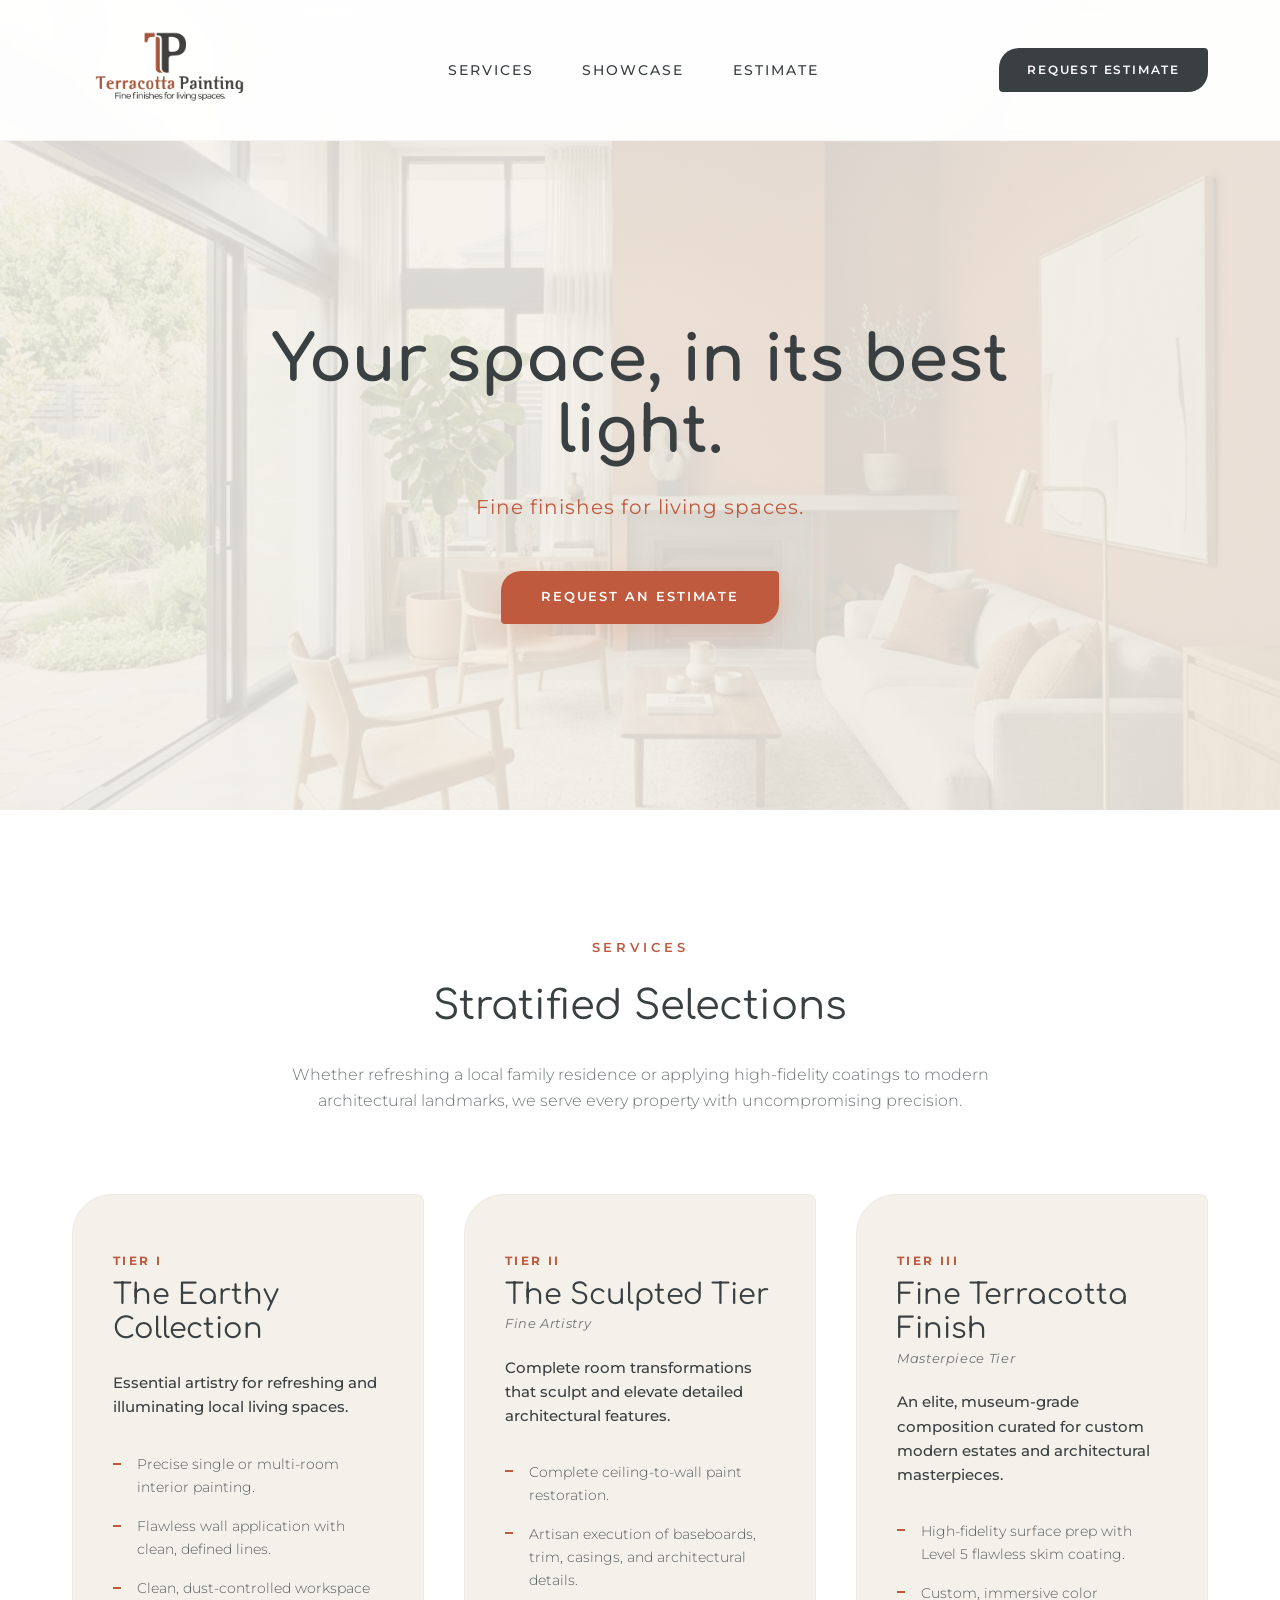
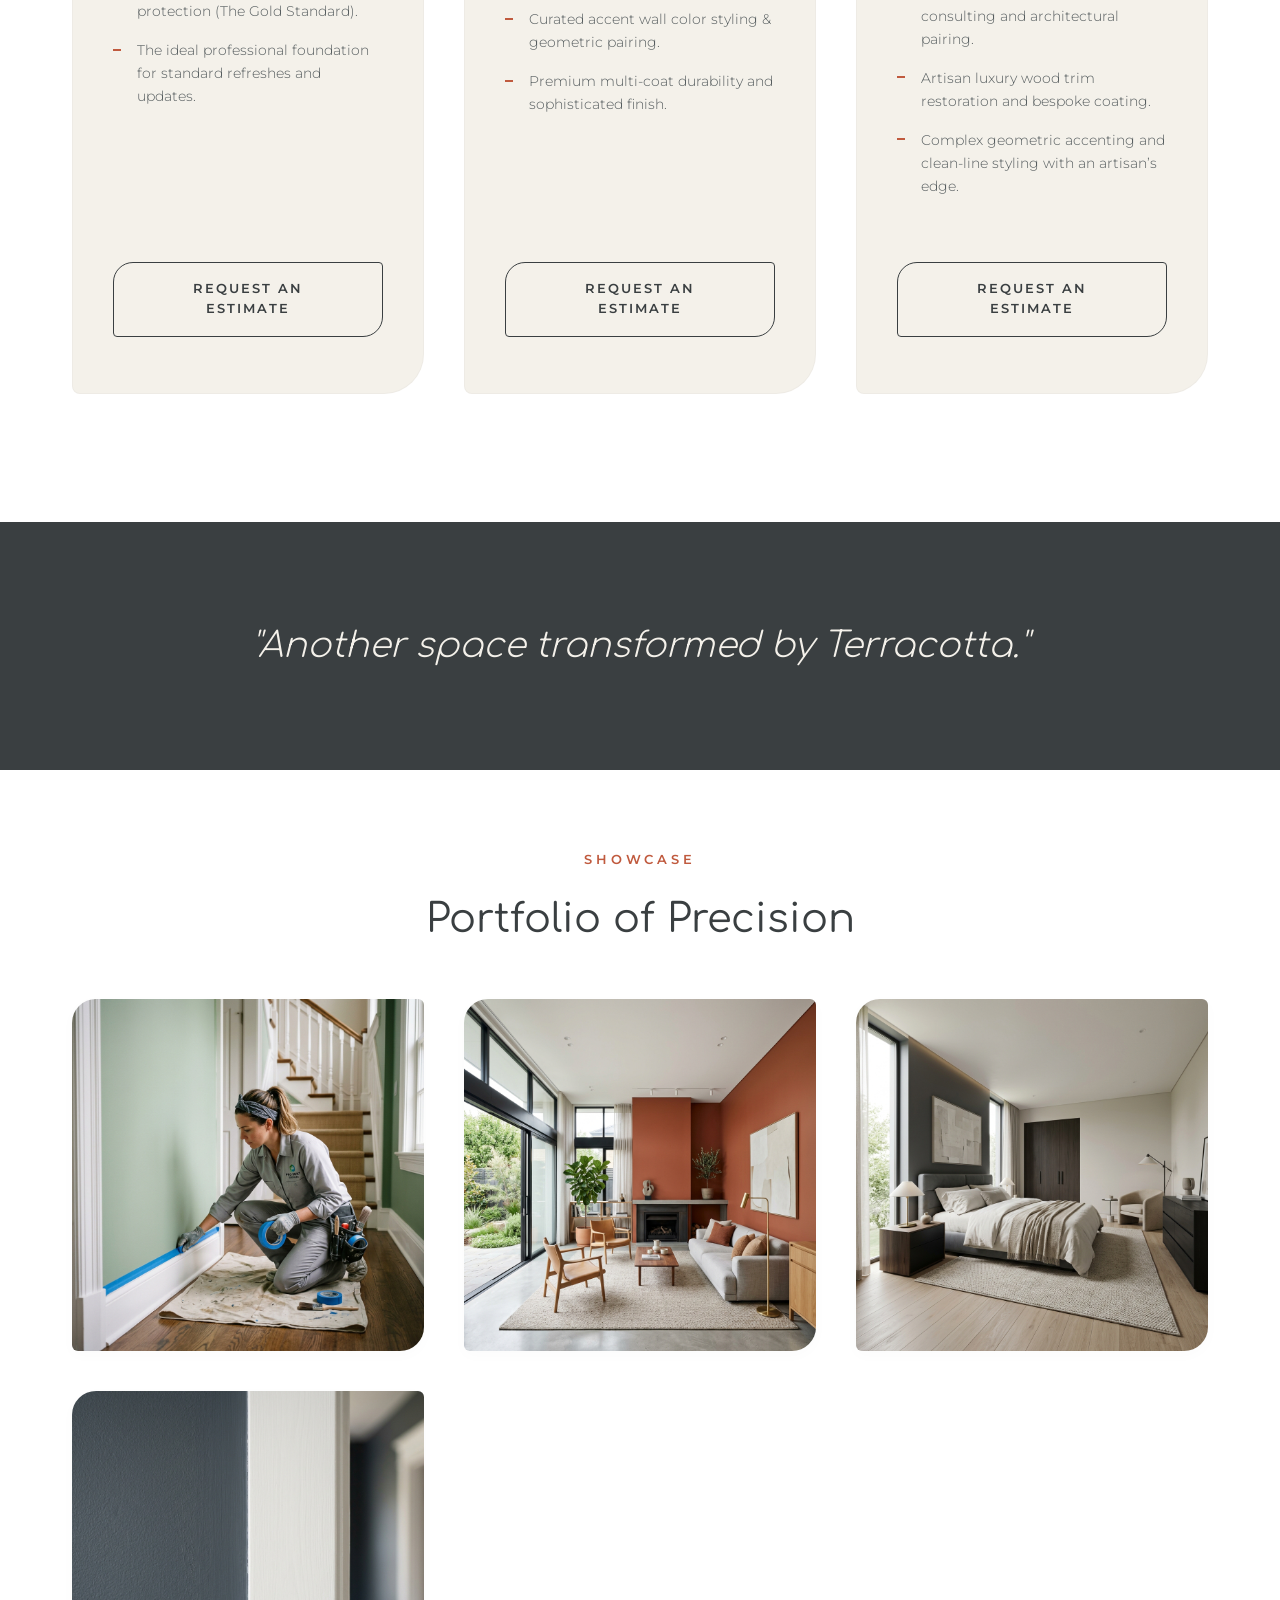
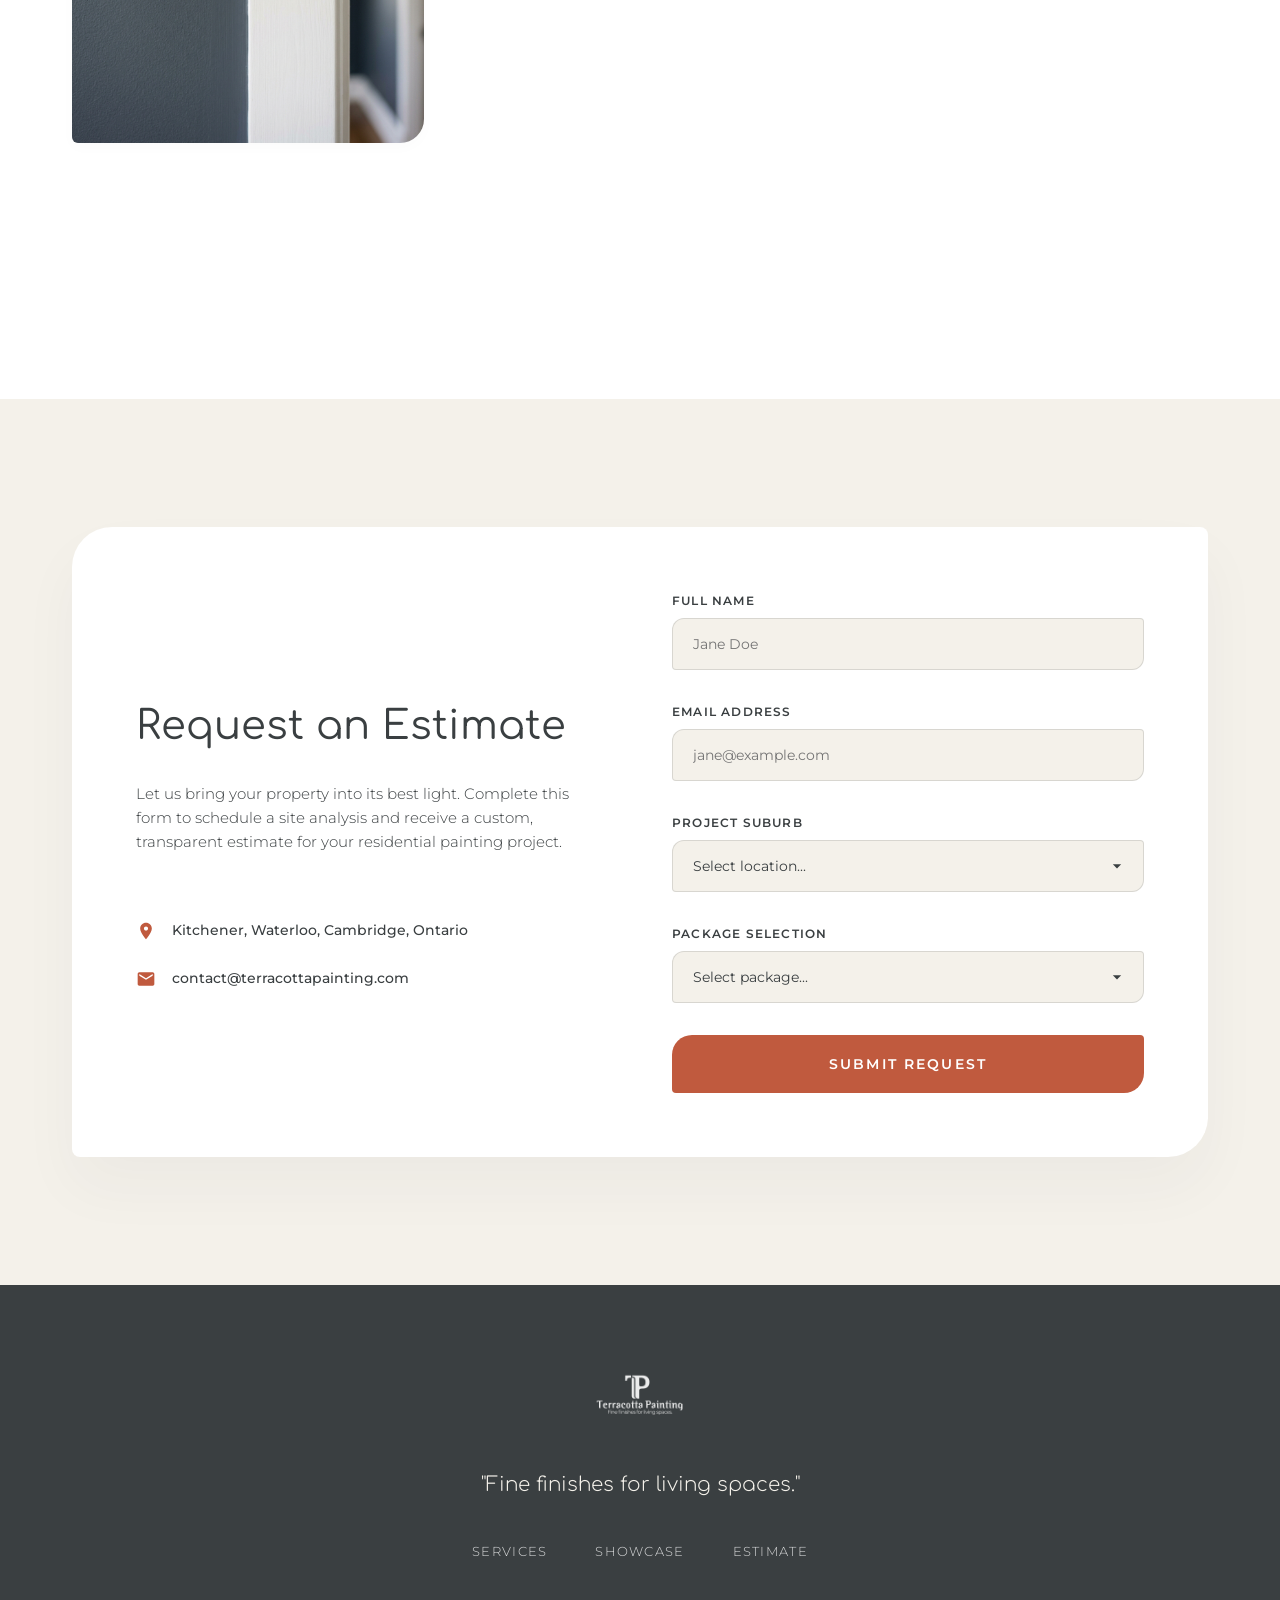
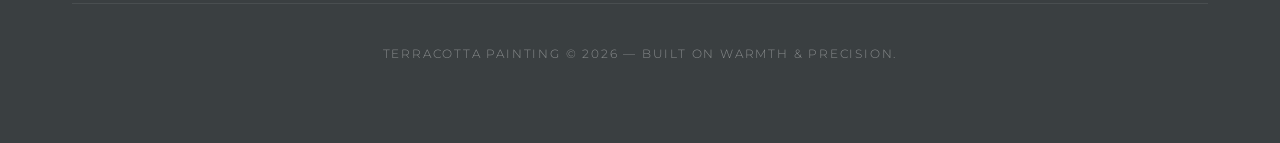
<file: templates/index.html>
<!DOCTYPE html>
<html lang="en">
<head>
  <meta charset="UTF-8">
  <meta name="viewport" content="width=device-width, initial-scale=1.0">
  <title>Terracotta Painting | Premium Residential Painting Kitchener-Waterloo</title>
  <meta name="description" content="Terracotta Painting is a boutique residential painting service in Kitchener, Ontario, delivering high-end finishes, clean execution, and premium prep work. Request an estimate.">
  <link rel="stylesheet" href="/static/styles.css">
</head>
<body>

  <!-- 1. Header Navigation -->
  <header>
    <div class="container nav-container">
      <a href="#" class="logo-link" id="logo-nav-link" aria-label="Terracotta Painting Home">
        <img src="/static/assets/images/logo.png" alt="Terracotta Painting Logo" class="nav-logo">
      </a>
      
      <nav aria-label="Main Navigation">
        <ul class="nav-links">
          <li><a href="#services" id="nav-services">Services</a></li>
          <li><a href="#showcase" id="nav-showcase">Showcase</a></li>
          <li><a href="#estimate" id="nav-estimate">Estimate</a></li>
        </ul>
      </nav>

      <a href="#estimate" class="header-cta" id="nav-cta">Request Estimate</a>

      <button class="mobile-toggle" aria-label="Toggle navigation menu" aria-expanded="false">
        <span></span>
        <span></span>
        <span></span>
      </button>
    </div>
  </header>

  <!-- 2. Hero Section (The First Impression) -->
  <section class="hero" id="hero">
    <h1>Your space, in its best light.</h1>
    <p class="hero-subtitle">Fine finishes for living spaces.</p>

    <a href="#estimate" class="hero-cta-btn" id="hero-cta">Request an Estimate</a>
  </section>

  <!-- 3. Stratified Service Packages -->
  <section class="packages-section section-padding" id="services">
    <div class="container text-center">
      <span class="section-tag">Services</span>
      <h2 class="section-title">Stratified Selections</h2>
      <p class="section-subtitle">Whether refreshing a local family residence or applying high-fidelity coatings to modern architectural landmarks, we serve every property with uncompromising precision.</p>
      
      <div class="grid packages-grid">
        <!-- Tier 1 -->
        <div class="package-card" id="pkg-earthy">
          <span class="package-tier">Tier I</span>
          <h3 class="package-name">The Earthy Collection</h3>
          <p class="package-desc">Essential artistry for refreshing and illuminating local living spaces.</p>
          <ul class="package-features">
            <li>Precise single or multi-room interior painting.</li>
            <li>Flawless wall application with clean, defined lines.</li>
            <li>Clean, dust-controlled workspace protection (The Gold Standard).</li>
            <li>The ideal professional foundation for standard refreshes and updates.</li>
          </ul>
          <a href="#estimate" class="package-cta" data-package="Earthy Collection">Request an Estimate</a>
        </div>

        <!-- Tier 2 -->
        <div class="package-card" id="pkg-sculpted">
          <span class="package-tier">Tier II</span>
          <h3 class="package-name">The Sculpted Tier <span class="package-subname">Fine Artistry</span></h3>
          <p class="package-desc">Complete room transformations that sculpt and elevate detailed architectural features.</p>
          <ul class="package-features">
            <li>Complete ceiling-to-wall paint restoration.</li>
            <li>Artisan execution of baseboards, trim, casings, and architectural details.</li>
            <li>Curated accent wall color styling & geometric pairing.</li>
            <li>Premium multi-coat durability and sophisticated finish.</li>
          </ul>
          <a href="#estimate" class="package-cta" data-package="Sculpted Tier">Request an Estimate</a>
        </div>

        <!-- Tier 3 -->
        <div class="package-card" id="pkg-terracotta">
          <span class="package-tier">Tier III</span>
          <h3 class="package-name">Fine Terracotta Finish <span class="package-subname">Masterpiece Tier</span></h3>
          <p class="package-desc">An elite, museum-grade composition curated for custom modern estates and architectural masterpieces.</p>
          <ul class="package-features">
            <li>High-fidelity surface prep with Level 5 flawless skim coating.</li>
            <li>Custom, immersive color consulting and architectural pairing.</li>
            <li>Artisan luxury wood trim restoration and bespoke coating.</li>
            <li>Complex geometric accenting and clean-line styling with an artisan’s edge.</li>
          </ul>
          <a href="#estimate" class="package-cta" data-package="Fine Terracotta Finish">Request an Estimate</a>
        </div>
      </div>
    </div>
  </section>

  <!-- 4. Visual Work Showcase Banner -->
  <section class="showcase-banner">
    <div class="container">
      <p class="banner-text">"Another space transformed by Terracotta."</p>
    </div>
  </section>

  <!-- 5. Visual Work Showcase Gallery -->
  <section class="section-padding" id="showcase" style="background-color: var(--bg-base); padding-top: 5rem;">
    <div class="container">
      <div class="text-center">
        <span class="section-tag">Showcase</span>
        <h2 class="section-title">Portfolio of Precision</h2>
      </div>

      <div class="grid gallery-grid">
        <div class="gallery-item">
          <img src="/static/assets/images/painter_precision.png" alt="Professional painter applying masking tape to a trim line with extreme precision" class="gallery-image">
          <div class="gallery-overlay">
            <span class="gallery-tag">Workspace</span>
            <h3 class="gallery-title">Precision Masking Lines</h3>
          </div>
        </div>
        <div class="gallery-item">
          <img src="/static/assets/images/painted_living_room.png" alt="Modern open-concept living room with sand off-white walls and a terracotta accent wall" class="gallery-image">
          <div class="gallery-overlay">
            <span class="gallery-tag">Interior Design</span>
            <h3 class="gallery-title">Earthy Living Spaces</h3>
          </div>
        </div>
        <div class="gallery-item">
          <img src="/static/assets/images/painted_bedroom.png" alt="Luxury master bedroom featuring architectural slate grey features and custom moldings" class="gallery-image">
          <div class="gallery-overlay">
            <span class="gallery-tag">High-End Residential</span>
            <h3 class="gallery-title">Sculpted Modern Bedroom</h3>
          </div>
        </div>
        <div class="gallery-item">
          <img src="/static/assets/images/paint_detail.png" alt="Close-up of a sharp paint edge border between deep slate wall and white wood casing" class="gallery-image">
          <div class="gallery-overlay">
            <span class="gallery-tag">Finishing Detail</span>
            <h3 class="gallery-title">Sharp Architectural Borders</h3>
          </div>
        </div>
      </div>
    </div>
  </section>

  <!-- 6. Estimate Request Form -->
  <section class="estimate-section section-padding" id="estimate">
    <div class="container">
      <div class="estimate-container">
        <div class="estimate-info">
          <h2>Request an Estimate</h2>
          <p>Let us bring your property into its best light. Complete this form to schedule a site analysis and receive a custom, transparent estimate for your residential painting project.</p>
          <div class="contact-meta">
            <div class="contact-meta-item">
              <svg class="contact-meta-icon" fill="currentColor" viewBox="0 0 24 24" xmlns="http://www.w3.org/2000/svg">
                <path d="M12 2C8.13 2 5 5.13 5 9c0 5.25 7 13 7 13s7-7.75 7-13c0-3.87-3.13-7-7-7zm0 9.5c-1.38 0-2.5-1.12-2.5-2.5s1.12-2.5 2.5-2.5 2.5 1.12 2.5 2.5-1.12 2.5-2.5 2.5z"/>
              </svg>
              <span>Kitchener, Waterloo, Cambridge, Ontario</span>
            </div>
            <div class="contact-meta-item">
              <svg class="contact-meta-icon" fill="currentColor" viewBox="0 0 24 24" xmlns="http://www.w3.org/2000/svg">
                <path d="M20 4H4c-1.1 0-1.99.9-1.99 2L2 18c0 1.1.9 2 2 2h16c1.1 0 2-.9 2-2V6c0-1.1-.9-2-2-2zm0 4l-8 5-8-5V6l8 5 8-5v2z"/>
              </svg>
              <span>contact@terracottapainting.com</span>
            </div>
          </div>
        </div>

        <div class="estimate-form-container">
          <div id="form-status-msg" class="form-status-msg" role="alert"></div>
          <form id="estimate-form" class="estimate-form">
            <div class="form-group">
              <label for="full-name" class="form-label">Full Name</label>
              <input type="text" id="full-name" class="form-control" placeholder="Jane Doe" required>
            </div>
            <div class="form-group">
              <label for="email" class="form-label">Email Address</label>
              <input type="email" id="email" class="form-control" placeholder="jane@example.com" required>
            </div>
            <div class="form-group">
              <label for="suburb" class="form-label">Project Suburb</label>
              <select id="suburb" class="form-control" required>
                <option value="" disabled selected>Select location...</option>
                <option value="Kitchener">Kitchener</option>
                <option value="Waterloo">Waterloo</option>
                <option value="Cambridge">Cambridge</option>
              </select>
            </div>
            <div class="form-group">
              <label for="package-select" class="form-label">Package Selection</label>
              <select id="package-select" class="form-control" required>
                <option value="" disabled selected>Select package...</option>
                <option value="Earthy Collection">The Earthy Collection (Tier I)</option>
                <option value="Sculpted Tier">The Sculpted Tier (Tier II)</option>
                <option value="Fine Terracotta Finish">Fine Terracotta Finish (Tier III)</option>
              </select>
            </div>
            <button type="submit" class="submit-btn" id="submit-estimate">Submit Request</button>
          </form>
        </div>
      </div>
    </div>
  </section>

  <!-- 7. Footer -->
  <footer>
    <div class="container footer-container">
      <div class="footer-logo">
        <img src="/static/assets/images/logo.png" alt="Terracotta Painting Logo" style="height: 64px; width: auto; filter: brightness(0) invert(1); mix-blend-mode: lighten; opacity: 0.9;">
        <p class="footer-slogan" style="margin-top: 1rem;">"Fine finishes for living spaces."</p>
      </div>

      <ul class="footer-links">
        <li><a href="#services">Services</a></li>
        <li><a href="#showcase">Showcase</a></li>
        <li><a href="#estimate">Estimate</a></li>
      </ul>

      <div class="footer-signature">
        Terracotta Painting &copy; 2026 &mdash; Built on Warmth & Precision.
      </div>
    </div>
  </footer>

  <script src="/static/main.js"></script>
</body>
</html>
</file>
<file: static/styles.css>
/* ==========================================================================
   TERRACOTTA PAINTING - STYLESHEET REFINADA (MÉTODO WHEELER & WATKINS)
   ========================================================================== */

/* 1. Custom Design Tokens & Variables */
@import url('https://fonts.googleapis.com/css2?family=Comfortaa:wght@300;400;500;700&family=Montserrat:wght@200;300;400;500;600&display=swap');

:root {
  --font-display: 'Binary ITC Std', 'Comfortaa', 'Georgia', serif;
  --font-body: 'Montserrat', sans-serif;
  
  /* Cores Institucionais extraídas do logo */
  --co-terracotta: #C05A3E;
  --co-slate: #3A3F41;
  --co-sand: #F4F1EA;
  --co-white: #FFFFFF;
  
  --transition-smooth: all 0.4s cubic-bezier(0.25, 1, 0.5, 1);
  --header-height: 140px;
}

/* Reset & Global Canvas */
* {
  margin: 0;
  padding: 0;
  box-sizing: border-box;
}

html {
  scroll-behavior: smooth;
  font-size: 16px;
  -webkit-font-smoothing: antialiased;
}

body {
  font-family: var(--font-body);
  background-color: var(--co-white);
  color: var(--co-slate);
  line-height: 1.6;
  font-weight: 300;
  overflow-x: hidden;
}

h1, h2, h3, h4 {
  color: var(--co-slate);
  font-weight: 400;
}

a {
  text-decoration: none;
  color: inherit;
  transition: var(--transition-smooth);
}

img {
  max-width: 100%;
  display: block;
}

input, select, textarea, button {
  font-family: inherit;
  font-size: inherit;
  color: inherit;
  outline: none;
}

button {
  cursor: pointer;
  background: none;
  border: none;
}

.container {
  width: 100%;
  max-width: 1200px;
  margin: 0 auto;
  padding: 0 2rem;
}

.section-padding {
  padding: 8rem 0;
}

.text-center {
  text-align: center;
}

/* 2. Header & Navigation Refinada */
header {
  background-color: rgba(255, 255, 255, 0.95);
  backdrop-filter: blur(10px);
  position: fixed;
  top: 0;
  width: 100%;
  z-index: 1000;
  border-bottom: 1px solid rgba(58, 63, 65, 0.05);
  transition: var(--transition-smooth);
}

header.scrolled {
  box-shadow: 0 4px 30px rgba(0, 0, 0, 0.02);
  border-bottom-color: rgba(58, 63, 65, 0.1);
}

.nav-container {
  display: flex;
  justify-content: space-between;
  align-items: center;
  height: var(--header-height);
  transition: var(--transition-smooth);
}

header.scrolled .nav-container {
  height: 115px;
}

.logo-link {
  display: flex;
  align-items: center;
}

.nav-logo {
  height: 110px;
  width: auto;
  mix-blend-mode: multiply;
  transition: var(--transition-smooth);
}

header.scrolled .nav-logo {
  height: 88px;
}

.nav-links {
  display: flex;
  list-style: none;
  gap: 3rem;
}

.nav-links a {
  color: var(--co-slate);
  text-decoration: none;
  font-size: 0.85rem;
  font-weight: 500;
  text-transform: uppercase;
  letter-spacing: 0.15em;
  position: relative;
  padding: 0.5rem 0;
  transition: var(--transition-smooth);
}

.nav-links a::after {
  content: '';
  position: absolute;
  bottom: 0;
  left: 0;
  width: 0;
  height: 1px;
  background-color: var(--co-terracotta);
  transition: var(--transition-smooth);
}

.nav-links a:hover {
  color: var(--co-terracotta);
}

.nav-links a:hover::after {
  width: 100%;
}

/* Botões com a curvatura assimétrica inspirada nos traços da Binary ITC */
.header-cta, .hero-cta-btn, .package-cta, .submit-btn {
  display: inline-block;
  text-decoration: none;
  text-transform: uppercase;
  letter-spacing: 0.15em;
  font-size: 0.8rem;
  font-weight: 600;
  padding: 1rem 2.5rem;
  border: none;
  cursor: pointer;
  transition: var(--transition-smooth);
  border-radius: 20px 4px 20px 4px; /* Curvas orgânicas assimétricas */
}

.header-cta {
  background-color: var(--co-slate);
  color: var(--co-white);
  padding: 0.75rem 1.75rem;
  font-size: 0.75rem;
}

.header-cta:hover {
  background-color: var(--co-terracotta);
  transform: translateY(-2px);
}

/* Mobile Menu Button */
.mobile-toggle {
  display: none;
  flex-direction: column;
  gap: 6px;
  width: 30px;
}

.mobile-toggle span {
  display: block;
  width: 100%;
  height: 2px;
  background-color: var(--co-slate);
  transition: var(--transition-smooth);
}

/* 3. Hero Section (Adoção do Espaço de Luxo) */
.hero {
  background: linear-gradient(rgba(244, 241, 234, 0.88), rgba(244, 241, 234, 0.88)), url('assets/images/painted_living_room.png') no-repeat center center/cover;
  min-height: 90vh;
  display: flex;
  flex-direction: column;
  justify-content: center;
  align-items: center;
  text-align: center;
  padding: calc(var(--header-height) + 4rem) 2rem 4rem 2rem;
}

.hero-logo-container {
  margin-bottom: 2.5rem;
  animation: fadeIn 1s ease;
}

.hero h1 {
  font-family: var(--font-display);
  font-size: clamp(2.25rem, 5vw, 4rem);
  color: var(--co-slate);
  font-weight: bold;
  max-width: 800px;
  line-height: 1.1;
  margin-bottom: 1.5rem;
}

.hero-subtitle {
  font-size: clamp(1rem, 2vw, 1.25rem);
  color: var(--co-terracotta);
  font-weight: 400;
  letter-spacing: 0.05em;
  margin-bottom: 3rem;
  font-family: var(--font-body);
}

.hero-cta-btn {
  background-color: var(--co-terracotta);
  color: var(--co-white);
  box-shadow: 0 10px 30px rgba(192, 90, 62, 0.2);
}

.hero-cta-btn:hover {
  background-color: var(--co-slate);
  box-shadow: 0 10px 30px rgba(58, 63, 65, 0.15);
  transform: translateY(-3px);
}

/* 4. Cards de Serviços com a Anatomia Curva da Fonte */
.packages-section {
  padding: 8rem 0;
  background-color: var(--co-white);
}

.section-tag {
  display: block;
  font-size: 0.8rem;
  text-transform: uppercase;
  letter-spacing: 0.3em;
  color: var(--co-terracotta);
  margin-bottom: 1rem;
  font-weight: 600;
}

.section-title {
  font-family: var(--font-display);
  font-size: clamp(2rem, 3.5vw, 2.5rem);
  color: var(--co-slate);
  margin-bottom: 1.5rem;
}

.section-subtitle {
  max-width: 700px;
  margin: 0 auto 5rem auto;
  color: #707577;
  font-size: 1rem;
}

.grid {
  display: grid;
  gap: 2.5rem;
}

.packages-grid {
  grid-template-columns: repeat(auto-fit, minmax(320px, 1fr));
}

/* O Card ganha a assinatura visual da fonte nas bordas externas */
.package-card {
  background-color: var(--co-sand);
  padding: 3.5rem 2.5rem;
  text-align: left;
  position: relative;
  transition: var(--transition-smooth);
  border-radius: 40px 8px 40px 8px; /* Curvas orgânicas e expressivas */
  border: 1px solid rgba(58, 63, 65, 0.03);
  display: flex;
  flex-direction: column;
}

.package-card:hover {
  transform: translateY(-10px);
  box-shadow: 0 20px 40px rgba(58, 63, 65, 0.08);
  background-color: var(--co-white);
  border-color: rgba(192, 90, 62, 0.15);
}

.package-tier {
  font-size: 0.75rem;
  text-transform: uppercase;
  letter-spacing: 0.2em;
  color: var(--co-terracotta);
  font-weight: 700;
}

.package-name {
  font-family: var(--font-display);
  font-size: 1.8rem;
  color: var(--co-slate);
  margin: 0.5rem 0 1.5rem 0;
  line-height: 1.2;
}

.package-subname {
  display: block;
  font-family: var(--font-body);
  font-size: 0.8rem;
  font-style: italic;
  font-weight: 400;
  color: #707577;
  margin-top: 0.25rem;
  text-transform: none;
  letter-spacing: 0.05em;
}

.package-desc {
  font-size: 0.95rem;
  color: var(--co-slate);
  margin-bottom: 2rem;
  font-weight: 500;
  min-height: 50px;
}

.package-features {
  list-style: none;
  margin-bottom: 3rem;
  width: 100%;
}

/* Marcadores customizados simulando cortes geométricos finos */
.package-features li {
  font-size: 0.9rem;
  color: #555c5e;
  margin-bottom: 1rem;
  position: relative;
  padding-left: 1.5rem;
  border-bottom: none;
}

.package-features li::before {
  content: "";
  position: absolute;
  left: 0;
  top: 0.6rem;
  width: 8px;
  height: 2px;
  background-color: var(--co-terracotta);
}

.package-cta {
  display: block;
  text-align: center;
  background-color: transparent;
  border: 1px solid var(--co-slate);
  color: var(--co-slate);
  width: 100%;
  margin-top: auto;
}

.package-card:hover .package-cta {
  background-color: var(--co-terracotta);
  border-color: var(--co-terracotta);
  color: var(--co-white);
}

/* 5. Visual Work Showcase (Frase de Impacto Emocional) */
.showcase-banner {
  background-color: var(--co-slate);
  padding: 6rem 2rem;
  text-align: center;
}

.banner-text {
  font-family: var(--font-display);
  font-size: clamp(1.5rem, 3.5vw, 2.2rem);
  color: var(--co-sand);
  font-style: italic;
}

/* Gallery Grid */
.gallery-grid {
  grid-template-columns: repeat(auto-fit, minmax(260px, 1fr));
  padding-bottom: 8rem;
  margin-top: 3rem;
}

.gallery-item {
  position: relative;
  overflow: hidden;
  border-radius: 24px 6px 24px 6px;
  aspect-ratio: 1;
  cursor: pointer;
  box-shadow: 0 4px 15px rgba(0, 0, 0, 0.02);
}

.gallery-image {
  width: 100%;
  height: 100%;
  object-fit: cover;
  transition: var(--transition-smooth);
}

.gallery-item:hover .gallery-image {
  transform: scale(1.08);
}

.gallery-overlay {
  position: absolute;
  inset: 0;
  background: linear-gradient(to top, rgba(58, 63, 65, 0.85), transparent 70%);
  display: flex;
  flex-direction: column;
  justify-content: flex-end;
  padding: 2rem;
  opacity: 0;
  transition: var(--transition-smooth);
}

.gallery-item:hover .gallery-overlay {
  opacity: 1;
}

.gallery-tag {
  font-size: 0.7rem;
  text-transform: uppercase;
  letter-spacing: 0.15em;
  color: var(--co-terracotta);
  font-weight: 600;
}

.gallery-title {
  color: var(--co-white);
  font-size: 1.2rem;
  margin-top: 0.25rem;
}

/* 6. Form de Orçamento Limpo e Arquitetônico */
.estimate-section {
  background-color: var(--co-sand);
  padding: 8rem 0;
}

.estimate-container {
  display: grid;
  grid-template-columns: repeat(auto-fit, minmax(320px, 1fr));
  gap: 4rem;
  background-color: var(--co-white);
  padding: 4rem;
  border-radius: 40px 8px 40px 8px;
  box-shadow: 0 30px 60px rgba(58, 63, 65, 0.04);
}

.estimate-info {
  display: flex;
  flex-direction: column;
  justify-content: center;
}

.estimate-info h2 {
  font-family: var(--font-display);
  font-size: clamp(2rem, 3.5vw, 2.5rem);
  margin-bottom: 1.5rem;
}

.estimate-info p {
  font-size: 0.95rem;
  color: var(--co-slate);
  margin-bottom: 2rem;
}

.contact-meta {
  margin-top: 2rem;
  display: flex;
  flex-direction: column;
  gap: 1.5rem;
}

.contact-meta-item {
  display: flex;
  align-items: center;
  gap: 1rem;
  font-size: 0.9rem;
  font-weight: 500;
}

.contact-meta-icon {
  width: 20px;
  height: 24px;
  color: var(--co-terracotta);
}

.estimate-form-container {
  display: flex;
  flex-direction: column;
  justify-content: center;
}

.estimate-form {
  display: grid;
  gap: 1.5rem;
}

.form-group {
  margin-bottom: 0.5rem;
  display: flex;
  flex-direction: column;
}

.form-label {
  display: block;
  font-size: 0.75rem;
  text-transform: uppercase;
  letter-spacing: 0.1em;
  margin-bottom: 0.5rem;
  font-weight: 600;
  color: var(--co-slate);
}

.form-control {
  width: 100%;
  padding: 1rem 1.25rem;
  border: 1px solid rgba(58, 63, 65, 0.15);
  background-color: var(--co-sand);
  font-family: var(--font-body);
  font-size: 0.9rem;
  color: var(--co-slate);
  transition: var(--transition-smooth);
  border-radius: 12px 4px 12px 4px;
}

.form-control:focus {
  outline: none;
  border-color: var(--co-terracotta);
  background-color: var(--co-white);
  box-shadow: 0 0 0 4px rgba(192, 90, 62, 0.08);
}

select.form-control {
  cursor: pointer;
  appearance: none;
  background-image: url("data:image/svg+xml;utf8,<svg fill='%233A3F41' height='24' viewBox='0 0 24 24' width='24' xmlns='http://www.w3.org/2000/svg'><path d='M7 10l5 5 5-5z'/><path d='M0 0h24v24H0z' fill='none'/></svg>");
  background-repeat: no-repeat;
  background-position: right 1rem center;
  background-size: 1.25rem;
  padding-right: 2.5rem;
}

/* Success notification message styling */
.form-status-msg {
  display: none;
  padding: 1.25rem;
  border-radius: 12px 4px 12px 4px;
  font-size: 0.9rem;
  margin-bottom: 1.5rem;
}

.form-status-msg.success {
  display: block;
  background-color: rgba(192, 90, 62, 0.08);
  border-left: 3px solid var(--co-terracotta);
  color: var(--co-terracotta);
}

.submit-btn {
  width: 100%;
  background-color: var(--co-terracotta);
  color: var(--co-white);
  padding: 1.25rem;
  font-size: 0.9rem;
}

.submit-btn:hover {
  background-color: var(--co-slate);
  transform: translateY(-2px);
  box-shadow: 0 10px 25px rgba(192, 90, 62, 0.15);
}

/* 7. Footer */
footer {
  background-color: var(--co-slate);
  color: rgba(255, 255, 255, 0.6);
  padding: 5rem 0;
  font-size: 0.85rem;
}

.footer-container {
  display: flex;
  flex-direction: column;
  align-items: center;
  gap: 2.5rem;
  text-align: center;
}

.footer-logo {
  display: flex;
  flex-direction: column;
  align-items: center;
  gap: 1.5rem;
}

.footer-slogan {
  font-family: var(--font-display);
  color: var(--co-sand);
  font-size: 1.25rem;
}

.footer-links {
  display: flex;
  list-style: none;
  gap: 3rem;
}

.footer-links a {
  color: rgba(255, 255, 255, 0.8);
  text-decoration: none;
  font-size: 0.8rem;
  text-transform: uppercase;
  letter-spacing: 0.1em;
  transition: var(--transition-smooth);
}

.footer-links a:hover {
  color: var(--co-terracotta);
}

.footer-signature {
  font-size: 0.75rem;
  letter-spacing: 0.15em;
  text-transform: uppercase;
  color: rgba(255, 255, 255, 0.4);
  text-align: center;
  border-top: 1px solid rgba(255, 255, 255, 0.08);
  padding-top: 2.5rem;
  width: 100%;
}

/* Animations */
@keyframes fadeIn {
  from { opacity: 0; transform: translateY(10px); }
  to { opacity: 1; transform: translateY(0); }
}

/* Responsive adjustments */
@media (max-width: 1024px) {
  .packages-grid {
    grid-template-columns: repeat(2, 1fr);
  }
}

@media (max-width: 768px) {
  :root {
    --header-height: 70px;
  }
  
  .section-padding {
    padding: 5rem 0;
  }
  
  .hero h1 { 
    font-size: 2.5rem; 
  }
  
  .estimate-container { 
    padding: 2.5rem; 
    grid-template-columns: 1fr;
    gap: 2.5rem;
  }
  
  .nav-links {
    display: none;
    position: absolute;
    top: var(--header-height);
    left: 0;
    width: 100%;
    background-color: var(--co-white);
    flex-direction: column;
    align-items: center;
    padding: 3rem 0;
    gap: 2rem;
    box-shadow: 0 10px 30px rgba(0, 0, 0, 0.05);
    border-bottom: 1px solid rgba(58, 63, 65, 0.05);
  }
  
  .nav-links.active {
    display: flex;
  }
  
  .mobile-toggle {
    display: flex;
  }
  
  .header-cta {
    display: none;
  }
}

@media (max-width: 480px) {
  .packages-grid, .gallery-grid {
    grid-template-columns: 1fr;
  }
}
</file>
